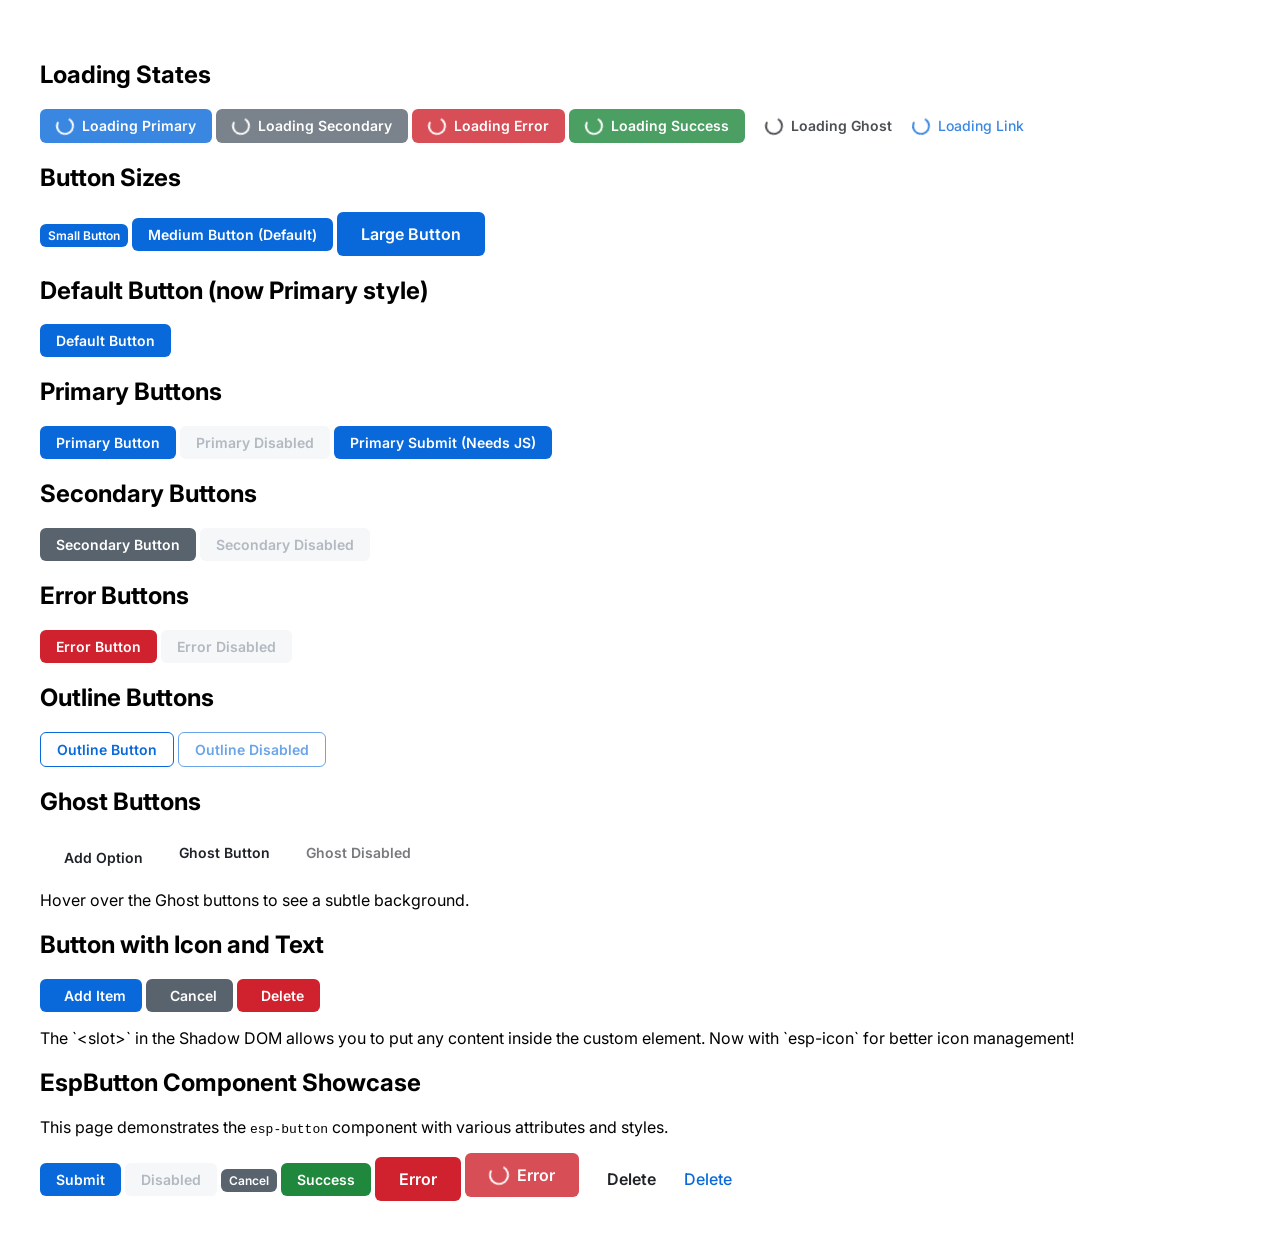
<file: src/index.html>
<!DOCTYPE html>
<html lang="en">
  <head>
    <meta charset="UTF-8" />
    <meta name="viewport" content="width=device-width, initial-scale=1.0" />
    <title>EspButton & EspCard Component Showcase</title>
    <link rel="shortcut icon" href="favicon.ico" type="image/x-icon" />
    <link
      href="https://fonts.googleapis.com/css2?family=Inter:wght@400;600&display=swap"
      rel="stylesheet"
    />
  </head>
  <body style="font-family: Inter, sans-serif; padding: 2rem">
    <section>
      <h2 slot="header" class="section-header border-bottom-dashed">
        Loading States
      </h2>
      <div>
        <esp-button loading>Loading Primary</esp-button>
        <esp-button loading variant="secondary">Loading Secondary</esp-button>
        <esp-button loading variant="error">Loading Error</esp-button>
        <esp-button loading variant="success">Loading Success</esp-button>
        <esp-button loading variant="ghost">Loading Ghost</esp-button>
        <esp-button loading variant="link">Loading Link</esp-button>
      </div>
    </section>

    <section>
      <h2 slot="header" class="section-header border-bottom-dashed">
        Button Sizes
      </h2>
      <div>
        <esp-button size="small">Small Button</esp-button>
        <esp-button>Medium Button (Default)</esp-button>
        <esp-button size="large">Large Button</esp-button>
      </div>
    </section>
    <section>
      <h2>Default Button (now Primary style)</h2>
      <esp-button>Default Button</esp-button>
    </section>

    <section>
      <h2>Primary Buttons</h2>
      <esp-button variant="primary">Primary Button</esp-button>
      <esp-button variant="primary" disabled>Primary Disabled</esp-button>
      <esp-button variant="primary" type="submit"
        >Primary Submit (Needs JS)</esp-button
      >
    </section>

    <section>
      <h2>Secondary Buttons</h2>
      <esp-button variant="secondary">Secondary Button</esp-button>
      <esp-button variant="secondary" disabled>Secondary Disabled</esp-button>
    </section>

    <section>
      <h2>Error Buttons</h2>
      <esp-button variant="error">Error Button</esp-button>
      <esp-button variant="error" disabled>Error Disabled</esp-button>
    </section>

    <section>
      <h2>Outline Buttons</h2>
      <esp-button variant="outline">Outline Button</esp-button>
      <esp-button variant="outline" disabled>Outline Disabled</esp-button>
    </section>

    <section>
      <h2>Ghost Buttons</h2>
      <esp-button variant="ghost">
        <esp-icon name="plus"></esp-icon> Add Option
      </esp-button>
      <esp-button variant="ghost">Ghost Button</esp-button>
      <esp-button variant="ghost" disabled>Ghost Disabled</esp-button>
      <p>Hover over the Ghost buttons to see a subtle background.</p>
    </section>

    <section>
      <h2>Button with Icon and Text</h2>
      <esp-button variant="primary">
        <esp-icon name="plus"></esp-icon> Add Item
      </esp-button>
      <esp-button variant="secondary">
        <esp-icon name="cancel"></esp-icon> Cancel
      </esp-button>
      <esp-button variant="error">
        <esp-icon name="trash"></esp-icon> Delete
      </esp-button>
      <p>
        The `&lt;slot&gt;` in the Shadow DOM allows you to put any content
        inside the custom element. Now with `esp-icon` for better icon
        management!
      </p>
    </section>

    <section class="esp-button">
      <h1>EspButton Component Showcase</h1>
      <p>
        This page demonstrates the <code>esp-button</code> component with
        various attributes and styles.
      </p>
      <esp-button variant="primary" size="medium">Submit</esp-button>
      <esp-button variant="primary" disabled size="medium">Disabled</esp-button>
      <esp-button variant="secondary" size="small">Cancel</esp-button>
      <esp-button variant="success">Success</esp-button>
      <esp-button variant="error" size="large">Error</esp-button>
      <esp-button variant="error" size="large" loading>Error</esp-button>
      <esp-button variant="ghost" size="large">Delete</esp-button>
      <esp-button variant="link" size="large">Delete</esp-button>
    </section>

    <script type="module" src="esp-core.js"></script>
  </body>
</html>
</file>
